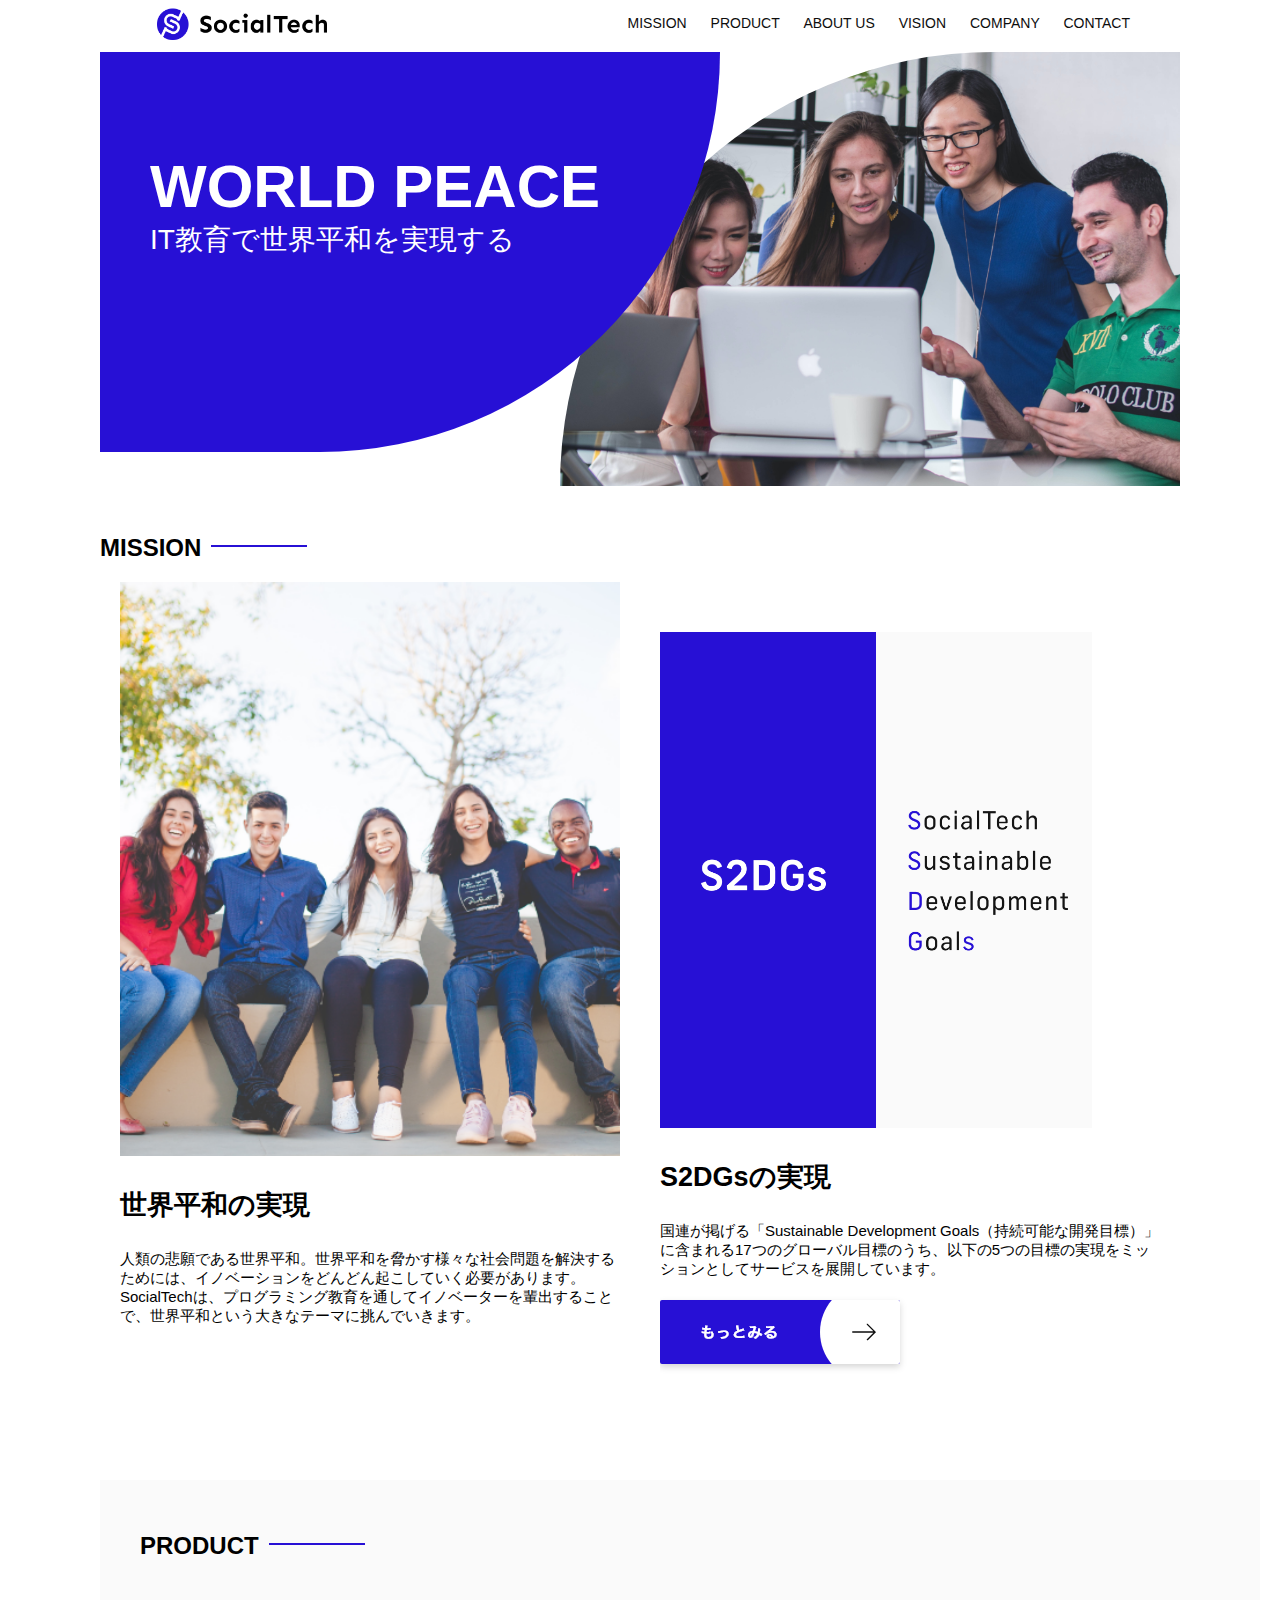
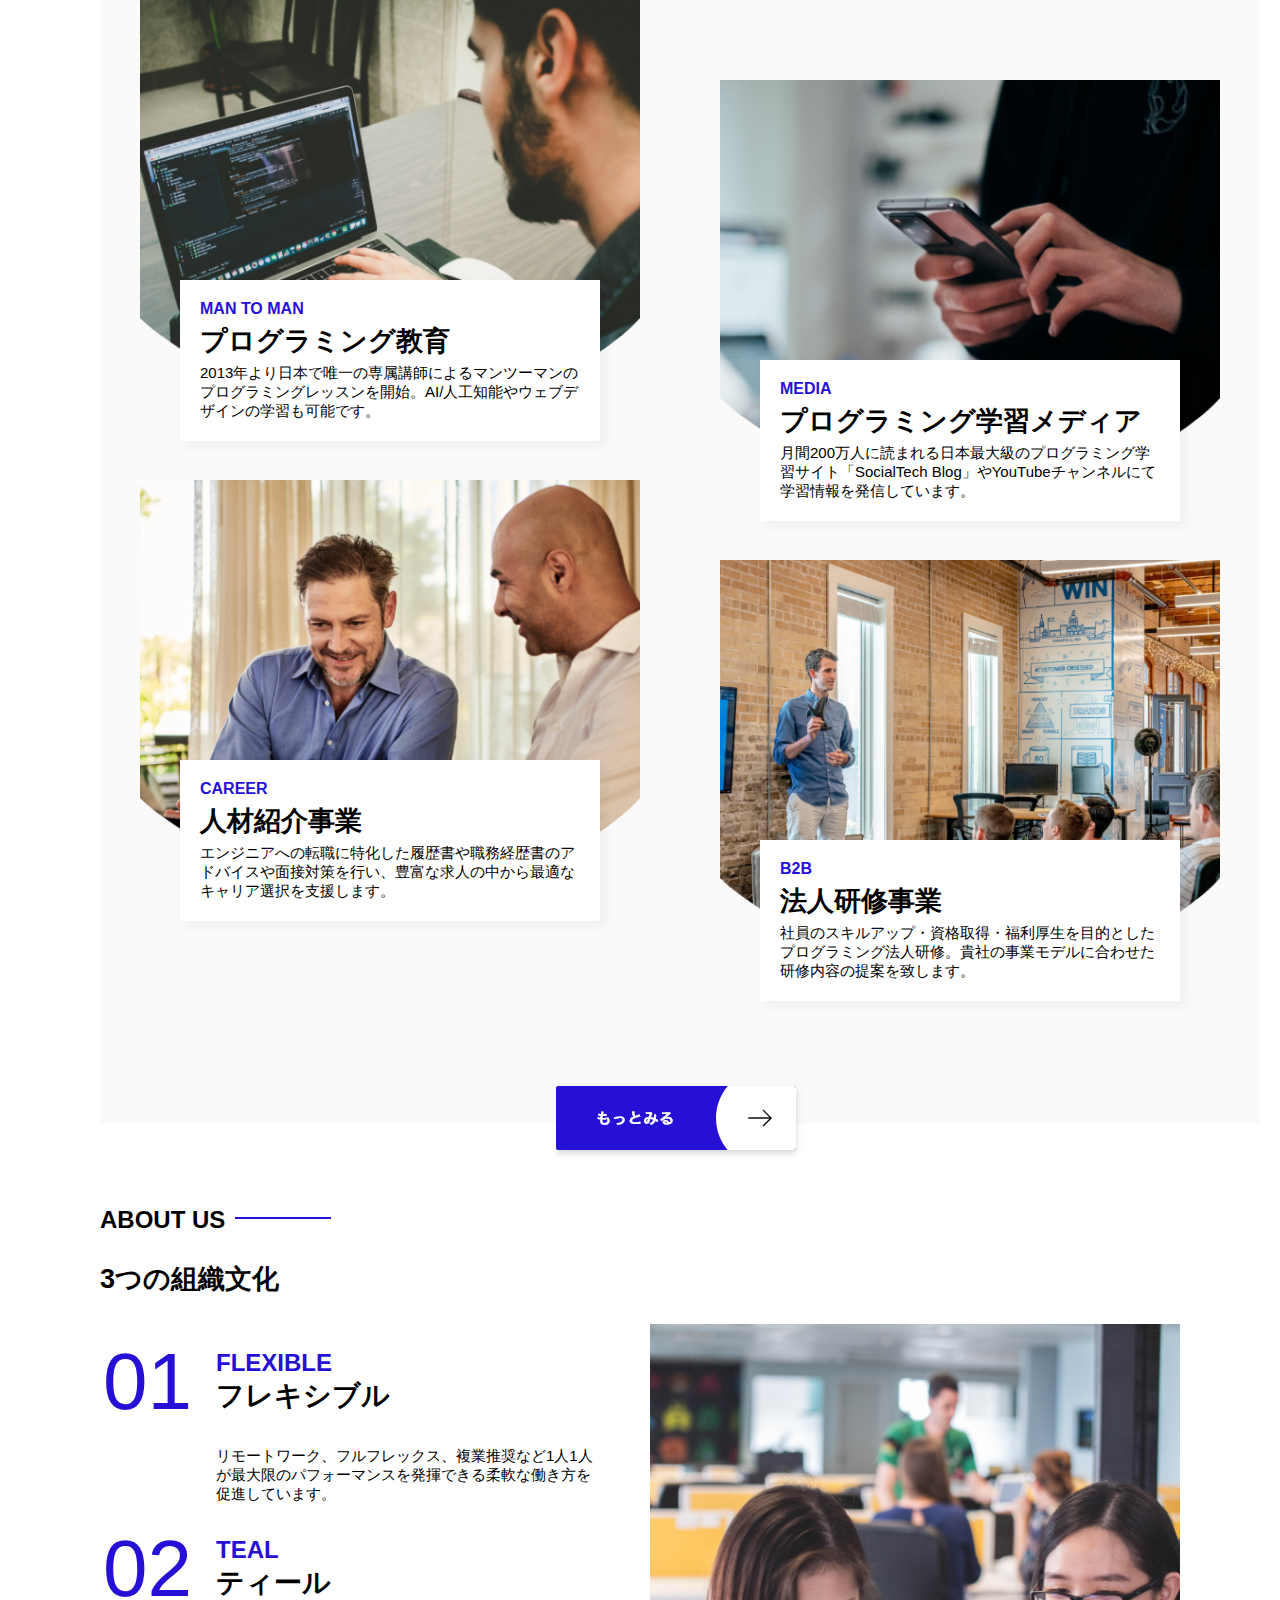
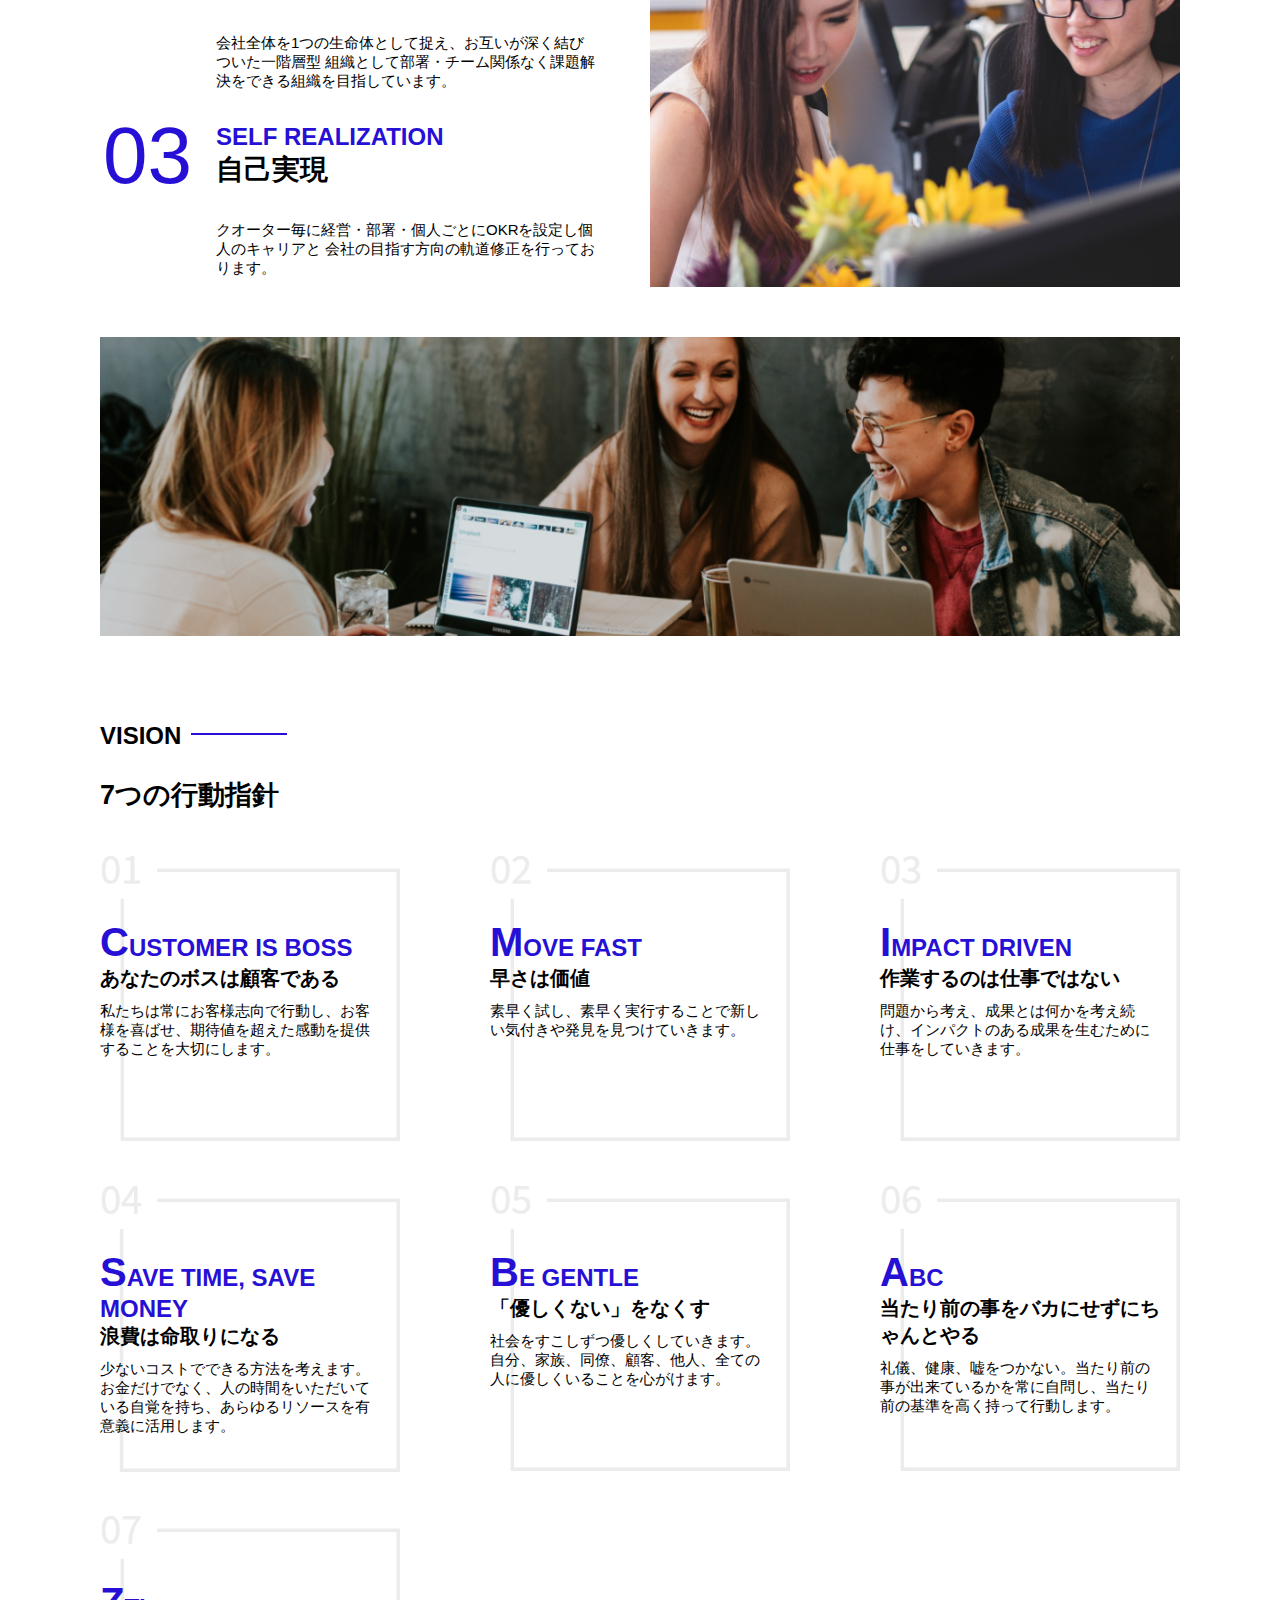
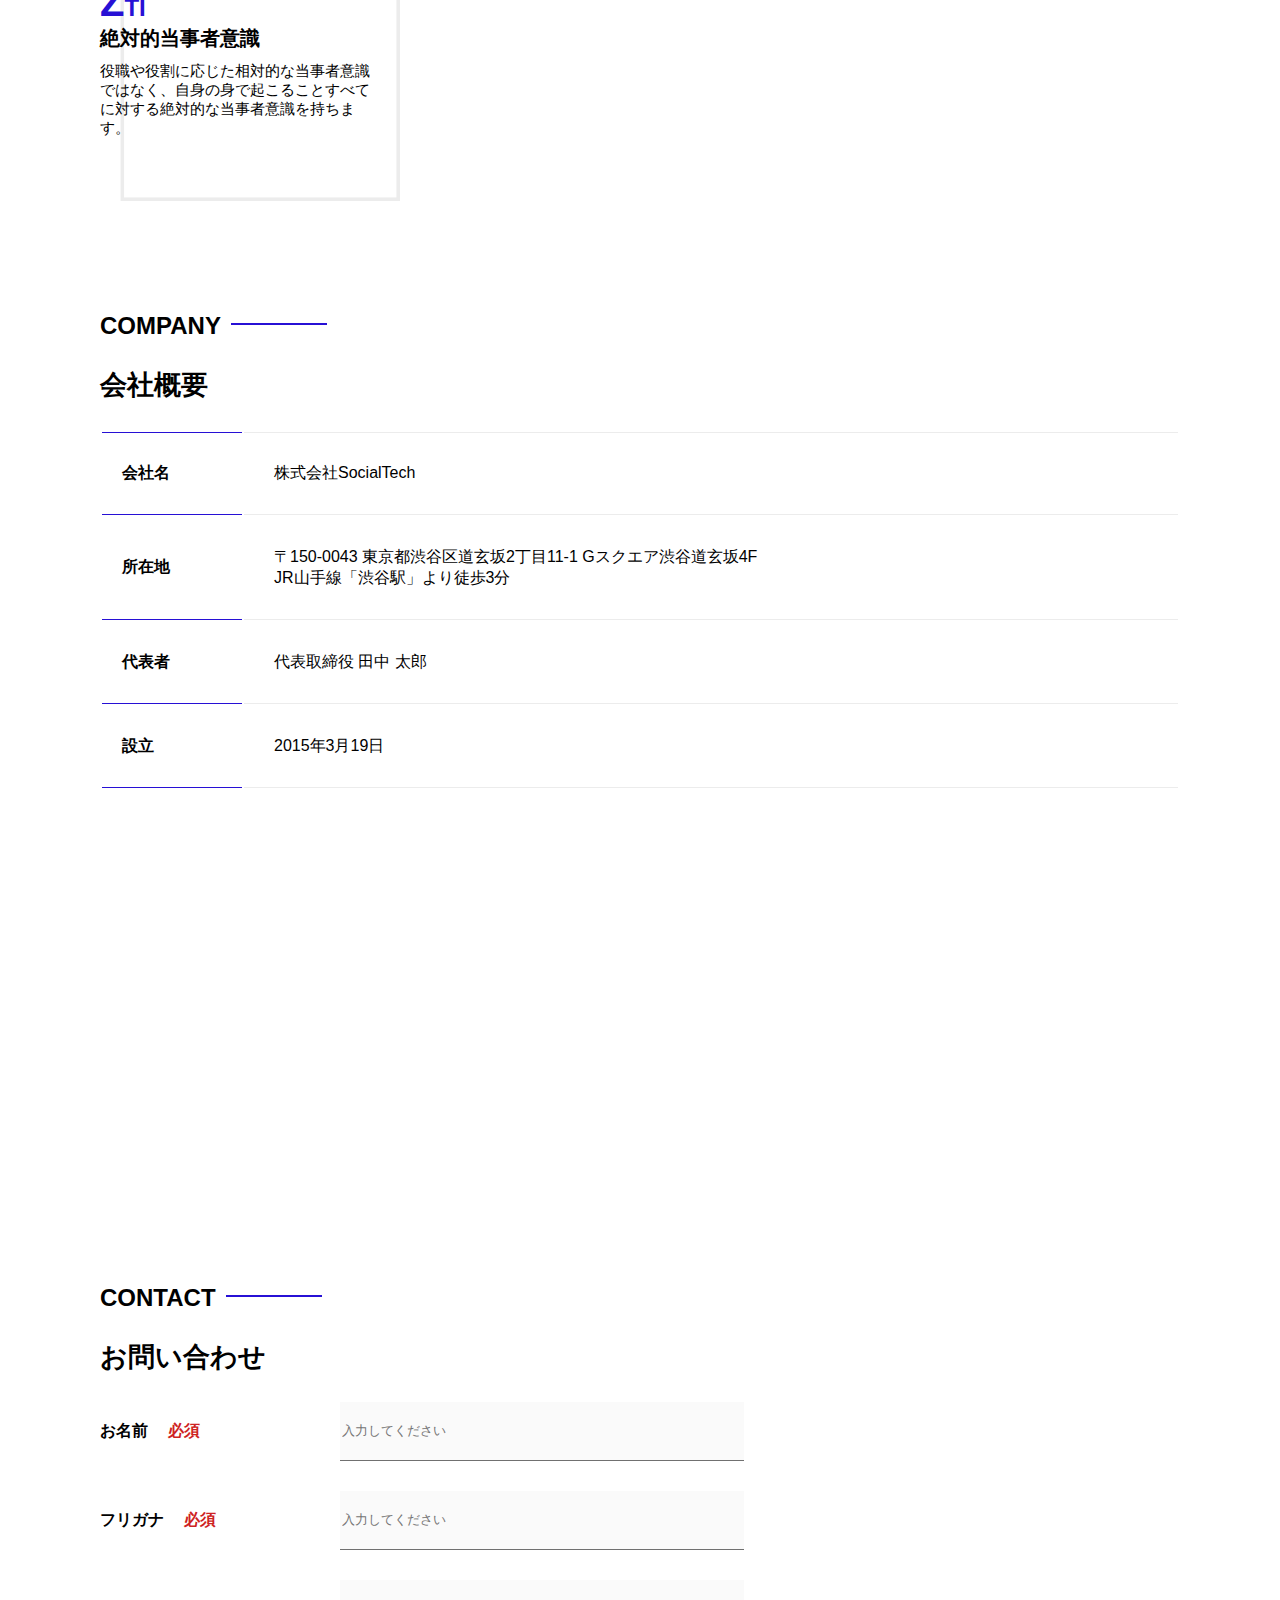
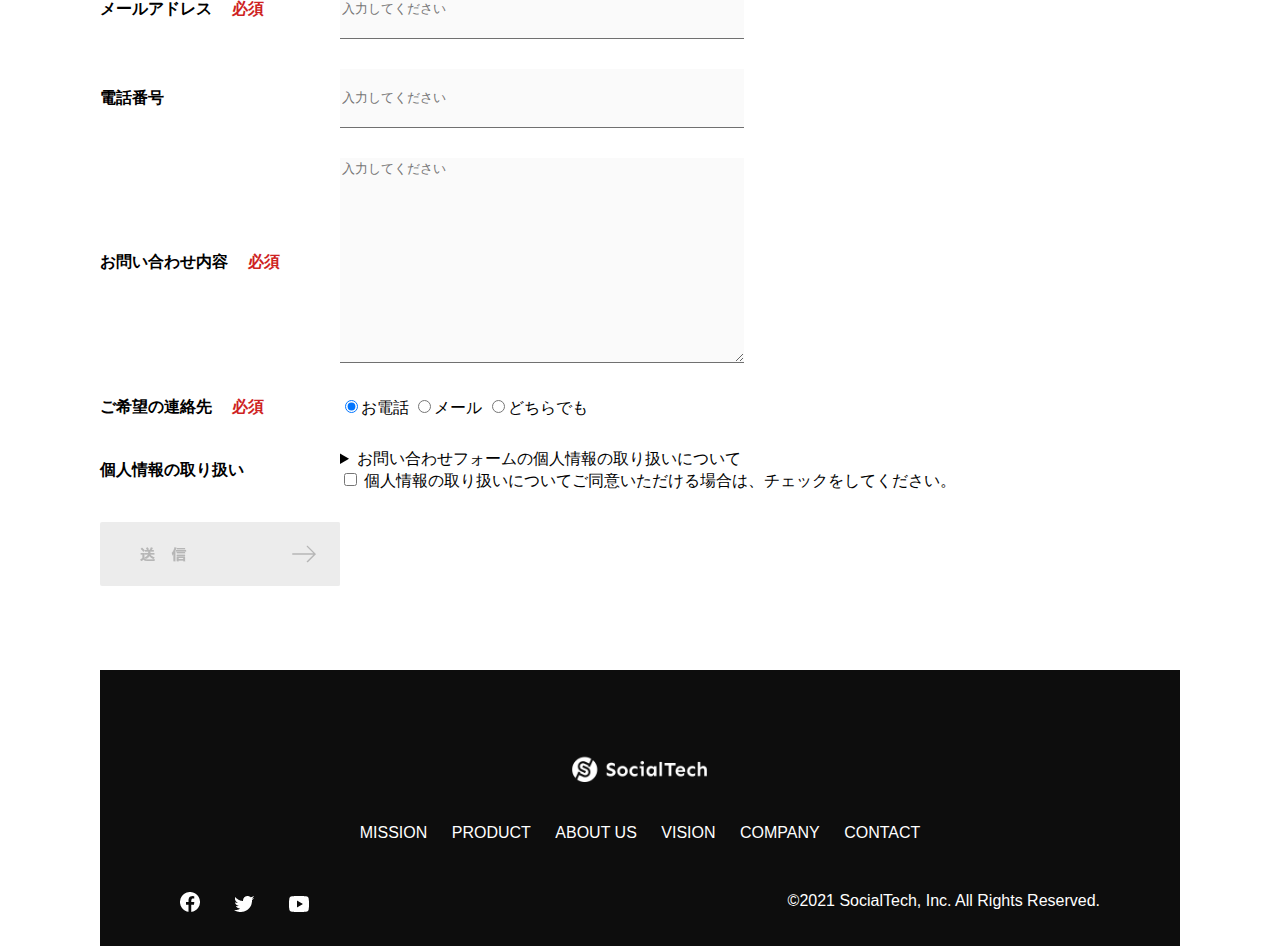
<file: index.html>
<!DOCTYPE html>
<html>
<head>
  <title>SocialTech</title>
  <meta charset="utf-8">
  <meta name="description" content="SocialTechはEdTech業界のリーディングカンパニーを目指します。">
  <meta name="viewport" content="width=device-width, initial-scale=1.0">
   <link rel="stylesheet" href="style.css">
</head>
<body>
 <!-- ヘッダー -->
 <header>
  <!-- ロゴ -->
  <a href="index.html" id="logo"><img src="images/logo.png" alt="トップページに戻る"></a>

   <!-- PC用ナビゲーション -->
   <nav id="nav-pc">
     <a href="mission.html">MISSION</a>
     <a href="product.html">PRODUCT</a>
     <a href="index.html#aboutus">ABOUT US</a>
     <a href="index.html#vision">VISION</a>
     <a href="index.html#company">COMPANY</a>
     <a href="index.html#contact">CONTACT</a>
   </nav>

    <!-- スマホ用メニューボタン -->
    <img id="menu-sp" src="images/button-menu.png" alt="ナビゲーションを開く" onclick="document.getElementById('nav-sp').style.display = 'block'">

    <!-- スマホ用ナビゲーション -->
    <nav id="nav-sp">
      <img id="close" src="images/button-close.png" alt="ナビゲーションを閉じる" onclick="document.getElementById('nav-sp').style.display = 'none'">
      <a id="logo-sp" href="index.html" onclick="document.getElementById('nav-sp').style.display = 'none'"><img
          src="images/logo-sp.png" alt="トップページに戻る"></a>
      <a class="menu" href="mission.html" onclick="document.getElementById('nav-sp').style.display = 'none'">MISSION</a>
      <a class="menu" href="product.html" onclick="document.getElementById('nav-sp').style.display = 'none'">PRODUCT</a>
      <a class="menu" href="index.html#aboutus" onclick="document.getElementById('nav-sp').style.display = 'none'">ABOUT
        US</a>
      <a class="menu" href="index.html#vision"
        onclick="document.getElementById('nav-sp').style.display = 'none'">VISION</a>
      <a class="menu" href="index.html#company"
        onclick="document.getElementById('nav-sp').style.display = 'none'">COMPANY</a>
      <a class="menu" href="index.html#contact"
        onclick="document.getElementById('nav-sp').style.display = 'none'">CONTACT</a>
      <div id="sns">
        <a href="https://www.facebook.com/sejuku2013"><img src="images/button-facebook.png" alt="Facebookのリンク"></a>
        <a href="https://twitter.com/samuraijuku"><img src="images/button-twitter.png" alt="Twitterのリンク"></a>
        <a href="https://www.youtube.com/channel/UCCFOQO5aDK0xXam4cUQXT8g"><img src="images/button-youtube.png" alt="YouTubeのリンク"></a>
      </div>
    </nav>
</header>

<main>
  <article>
    <!-- メインビジュアル -->
    <section id="main-visual">
       <div id="main-message">
           <h1>WORLD PEACE</h1>
           <p>IT教育で世界平和を実現する</p>
       </div>
       <img src="images/index/index-main.png" alt="PCの周りに集まる多国籍の仲間たち">
    </section>
     <!--ミッション-->
     <section id="mission">
      <h2 class="index-h2">MISSION</h2>
      <div id="mission-flex">
        <div>
          <img id="mission-photo" src="images/index/index-mission.png" alt="屋外のベンチで写真を撮影する多国籍の仲間たち">
          <h3>世界平和の実現</h3>
          <p>
            人類の悲願である世界平和。世界平和を脅かす様々な社会問題を解決するためには、イノベーションをどんどん起こしていく必要があります。SocialTechは、プログラミング教育を通してイノベーターを輩出することで、世界平和という大きなテーマに挑んでいきます。
          </p>
        </div>
        <div>
           <img id="s2dgs" src="images/index/s2dgs.png" alt="S2DGs">
           <h3>S2DGsの実現</h3>
           <p>国連が掲げる「Sustainable Development Goals（持続可能な開発目標）」に含まれる17つのグローバル目標のうち、以下の5つの目標の実現をミッションとしてサービスを展開しています。</p>
           <a href="mission.html">
             <img src="images/button-more.png" alt="もっとみる">
           </a>
        </div>
      </div>
    </section>
     <!-- プロダクト -->
     <section id="product">
      <h2 class="index-h2">PRODUCT</h2>
      <div>
        <div id="product-left">
            <div>
              <img class="product-photo" src="images/index/index-mantoman.png" alt="PCでコードを書く男性">
              <div class="product-explain">
                <span>MAN TO MAN</span>
                <h3>プログラミング教育</h3>
                <p>2013年より日本で唯一の専属講師によるマンツーマンのプログラミングレッスンを開始。AI/人工知能やウェブデザインの学習も可能です。</p>
              </div>
            </div>
            <div>
              <img class="product-photo" src="images/index/index-career.png" alt="笑顔で話し合う2人の男性">
              <div class="product-explain">
                <span>CAREER</span>
                <h3>人材紹介事業</h3>
                <p>エンジニアへの転職に特化した履歴書や職務経歴書のアドバイスや面接対策を行い、豊富な求人の中から最適なキャリア選択を支援します。</p>
              </div>
            </div>
        </div>
        <div id="product-right">
          <div>
            <img class="product-photo" src="images/index/index-media.png" alt="スマートフォンを操作する人">
            <div class="product-explain">
              <span>MEDIA</span>
              <h3>プログラミング学習メディア</h3>
              <p>月間200万人に読まれる日本最大級のプログラミング学習サイト「SocialTech Blog」やYouTubeチャンネルにて学習情報を発信しています。</p>
            </div>
          </div>
          <div>
            <img class="product-photo" src="images/index/index-b2b.png" alt="講演中の男性とそれを聴く人々">
            <div class="product-explain">
              <span>B2B</span>
              <h3>法人研修事業</h3>
              <p>社員のスキルアップ・資格取得・福利厚生を目的としたプログラミング法人研修。貴社の事業モデルに合わせた研修内容の提案を致します。</p>
            </div>
          </div>
        </div>
      </div>
      <div>
        <a id="product-more" href="product.html">
          <img src="images/button-more.png" alt="もっとみる">
        </a>
      </div>
        </div>
      </div>
    </section>
    <!---ABOUT US-->
    <section id="aboutus">
      <h2 class="index-h2">ABOUT US</h2>
      <h3>3つの組織文化</h3>
      <div>
         <table class="culture-table">
           <tr>
             <td>
               <span class="culture-num">01</span>
             </td>
             <td>
               <span class="culture-en">FLEXIBLE</span>
               <span class="culture-jp">フレキシブル</span>
             </td>
           </tr>
           <tr>
             <td>
               <!--空のセル-->
             </td>
             <td>
               <p class="culture-description">
                 リモートワーク、フルフレックス、複業推奨など1人1人が最大限のパフォーマンスを発揮できる柔軟な働き方を促進しています。
               </p>
             </td>
           </tr>
           <tr>
             <td>
               <span class="culture-num">02</span>
             </td>
             <td>
               <span class="culture-en">TEAL</span>
               <span class="culture-jp">ティール</span>
             </td>
           </tr>
           <tr>
             <td>
               <!--空のセル-->
             </td>
             <td>
               <p class="culture-description">
                 会社全体を1つの生命体として捉え、お互いが深く結びついた一階層型
                 組織として部署・チーム関係なく課題解決をできる組織を目指しています。
               </p>
             </td>
           </tr>
           <tr>
             <td>
               <span class="culture-num">03</span>
             </td>
             <td>
               <span class="culture-en">SELF REALIZATION</span>
               <span class="culture-jp">自己実現</span>
             </td>
           </tr>
           <tr>
             <td>
               <!--空のセル-->
             </td>
             <td>
               <p class="culture-description">
                 クオーター毎に経営・部署・個人ごとにOKRを設定し個人のキャリアと
                 会社の目指す方向の軌道修正を行っております。
               </p>
             </td>
           </tr>
         </table>
         <img class="culture-img" src="images/index/index-aboutus1.png" alt="笑顔で話し合う2人の女性">
      </div>
      <img class="culture-img2" src="images/index/index-aboutus2.png" alt="笑顔で話し合う3人の男女">
    </section>
    <!-- VISION -->
    <section id="vision">
      <h2 class="index-h2">VISION</h2>
      <h3>7つの行動指針</h3>
      <div>
        <div class="vision-box">
          <img src="images/index/vision-01.png" alt="01">
          <span>
            <h4>CUSTOMER IS BOSS</h4>
            <h5>あなたのボスは顧客である</h5>
            <p>私たちは常にお客様志向で行動し、お客様を喜ばせ、期待値を超えた感動を提供することを大切にします。</p>
          </span>
        </div>
         <div class="vision-box">
           <img src="images/index/vision-02.png" alt="02">
           <span>
             <h4>MOVE FAST</h4>
             <h5>早さは価値</h5>
             <p>素早く試し、素早く実行することで新しい気付きや発見を見つけていきます。</p>
           </span>
         </div>
         <div class="vision-box">
           <img src="images/index/vision-03.png" alt="03">
           <span>
             <h4>IMPACT DRIVEN</h4>
             <h5>作業するのは仕事ではない</h5>
             <p>問題から考え、成果とは何かを考え続け、インパクトのある成果を生むために仕事をしていきます。</p>
           </span>
         </div>
         <div class="vision-box">
           <img src="images/index//vision-04.png" alt="04">
           <span>
             <h4>SAVE TIME, SAVE MONEY</h4>
             <h5>浪費は命取りになる</h5>
             <p>少ないコストでできる方法を考えます。お金だけでなく、人の時間をいただいている自覚を持ち、あらゆるリソースを有意義に活用します。</p>
           </span>
         </div>
         <div class="vision-box">
           <img src="images/index/vision-05.png" alt="05">
           <span>
             <h4>BE GENTLE</h4>
             <h5>「優しくない」をなくす</h5>
             <p>社会をすこしずつ優しくしていきます。自分、家族、同僚、顧客、他人、全ての人に優しくいることを心がけます。</p>
           </span>
         </div>
         <div class="vision-box">
           <img src="images/index/vision-06.png" alt="06">
           <span>
             <h4>ABC</h4>
             <h5>当たり前の事をバカにせずにちゃんとやる</h5>
             <p>礼儀、健康、嘘をつかない。当たり前の事が出来ているかを常に自問し、当たり前の基準を高く持って行動します。</p>
           </span>
         </div>
         <div class="vision-box">
           <img src="images/index/vision-07.png" alt="07">
           <span>
             <h4>ZTI</h4>
             <h5>絶対的当事者意識</h5>
             <p>役職や役割に応じた相対的な当事者意識ではなく、自身の身で起こることすべてに対する絶対的な当事者意識を持ちます。</p>
           </span>
         </div>
      </div>
    </section>
    <!-- COMPANY -->
    <section id="company">
      <h2 class="index-h2">COMPANY</h2>
      <h3>会社概要</h3>
       <table id="company-table">
         <tr>
           <th class="tableheader-first">会社名</th>
           <td class="cell-first">株式会社SocialTech</td>
         </tr>
         <tr>
           <th class="tableheader">所在地</th>
           <td class="cell">〒150-0043 東京都渋谷区道玄坂2丁目11-1 Gスクエア渋谷道玄坂4F<br>JR山手線「渋谷駅」より徒歩3分</td>
         </tr>
         <tr>
           <th class="tableheader">代表者</th>
           <td class="cell">代表取締役 田中 太郎</td>
         </tr>
         <tr>
           <th class="tableheader">設立</th>
           <td class="cell">2015年3月19日</td>
         </tr>
       </table>
       <iframe
       src="https://www.google.com/maps/embed?pb=!1m18!1m12!1m3!1d3241.7759544892483!2d139.69399665123464!3d35.65789123876098!2m3!1f0!2f0!3f0!3m2!1i1024!2i768!4f13.1!3m3!1m2!1s0x60188caa0042e8d1%3A0xba130bea826a7aa2!2z44CSMTUwLTAwNDMg5p2x5Lqs6YO95riL6LC35Yy66YGT546E5Z2C77yS5LiB55uu77yR77yR4oiS77yR!5e0!3m2!1sja!2sjp!4v1636872991912!5m2!1sja!2sjp"
       style="border:0;" allowfullscreen="" loading="lazy">
     </iframe>
    </section>
    <!-- お問い合わせフォーム -->
    <section id="contact">
      <h2 class="index-h2">CONTACT</h2>
      <h3>お問い合わせ</h3>
      <form action="https://api.staticforms.xyz/submit" method="post">
        <input type="text" name="honeypot" style="display:none">
        <!-- STATIC FORMSのアクセスキー -->
        <input type="hidden" name="accessKey" value="xxxxxxxx-xxxx-xxxx-xxxx-xxxxxxxxxxxx">
        <!--メールのタイトル-->
        <input type="hidden" name="subject" value="お問い合わせフォーム" />
        <!--送信先のメールアドレスをvalueに設定する-->
        <input type="hidden" name="replyTo" value="〇〇〇@△△△.com">
        <!--redirectToのURLは公開後のURLへリンクする-->
        <input type="hidden" name="redirectTo" value="">
         <div>
           <div class="contact-heading">
             <label class="contact-label">お名前<span class="contact-span">必須</span></label>
           </div>
           <div class="contact-form">
             <input type="text" name="name" placeholder="入力してください" class="contact-textbox">
           </div>
         </div>
         <div>
           <div class="contact-heading">
             <label class="contact-label">フリガナ<span class="contact-span">必須</span></label>
           </div>
           <div>
             <input type="text" name="hurigana" placeholder="入力してください" class="contact-textbox">
           </div>
         </div>
         <div>
           <div class="contact-heading">
             <label class="contact-label">メールアドレス<span class="contact-span">必須</span></label>
           </div>
           <div>
             <input type="text" name="email" placeholder="入力してください" class="contact-textbox">
           </div>
         </div>
         <div>
           <div class="contact-heading">
             <label class="contact-label">電話番号</label>
           </div>
           <div>
             <input type="text" name="tel" placeholder="入力してください" class="contact-textbox">
           </div>
         </div>
         <div>
          <div class="contact-heading">
            <label class="contact-label">お問い合わせ内容<span class="contact-span">必須</span></label>
          </div>
          <div>
            <textarea class="contact-textarea" placeholder="入力してください" name="message"></textarea>
          </div>
        </div>
        <div>
          <div class="contact-heading">
            <label class="contact-label">ご希望の連絡先<span class="contact-span">必須</span></label>
          </div>
          <div>
            <input class="radiobutton" type="radio" value="tel" name="contact" checked><label>お電話</label>
            <input class="radiobutton" type="radio" value="mail" name="contact"><label>メール</label>
            <input class="radiobutton" type="radio" value="both" name="contact"><label>どちらでも</label>
          </div>
        </div>
        <div>
          <div class="contact-heading">
            <label class="contact-label">個人情報の取り扱い</label>
          </div>
          <div>
            <details>
              <summary>お問い合わせフォームの個人情報の取り扱いについて</summary>
              <div>
                <span>１．組織の名称又は氏名</span><br>
                株式会社SocialTech<br><br>
                <span>２．個人情報保護管理者（若しくはその代理人）の氏名又は職名、所属及び連絡先
                  鈴木 一郎 コーポレート部</span><br>
                メールアドレス：support@socialtech.net<br>
                TEL：03-xxxx-xxxx<br>
                <span>３．個人情報の利用目的</span><br>
                ・本サービス及び本サービスに関連する情報の提供又はそれらに関する連絡のため<br>
                ・ユーザーの本人確認のため<br>
                ・当社サービスのご案内のため<br>
                ・当社の商品等の広告または宣伝（電子メールによるものを含むものとします。）<br><br>
                <span>４．個人情報の取り扱い業務の委託</span><br>
                個人情報の取扱業務の全部または一部を外部に業務委託する場合があります。<br>
                その際、弊社は、個人情報を適切に保護できる管理体制を敷き実行していることを条件として<br>
                委託先を厳選したうえで、機密保持契約を委託先と締結し、お客様の個人情報を厳密に管理させます。<br><br>
                <span>５．個人情報の開示等の請求</span><br>
                お客様は、弊社に対してご自身の個人情報の開示等（利用目的の通知、開示、内容の訂正・追加・削除、利用の停止または消去、第三者への提供の停止）に関して、当社問合わせ窓口に申し出ることができます。<br>
                その際、弊社はお客様ご本人を確認させていただいたうえで、合理的な期間内に対応いたします。<br><br>
                なお、個人情報に関する弊社問合わせ先は、次の通りです。<br><br>
                株式会社SocialTech　個人情報問合せ窓口<br>
                〒150-0043　東京都渋谷区道玄坂2丁目11-1 Ｇスクエア渋谷道玄坂 4F<br>
                メールアドレス：support@socialtech.net　TEL：03-xxxx-xxxx<br><br>
                <span>６．個人情報を提供されることの任意性について</span><br><br>
                お客様がご自身の個人情報を弊社に提供されるか否かは、お客様のご判断によりますが、もしご提供されない場合には、適切なサービスが提供できない場合がありますので予めご了承ください。
              </div>
            </details>
            <input type="checkbox" name="agree">
            <span>個人情報の取り扱いについてご同意いただける場合は、チェックをしてください。</span>
          </div>
        </div>
        <input type="image" value="Submit" src="images/button-submit.png" alt="送信する">
      </form>
    </section>
  </article>
  <footer>
    <div id="footer-logo">
      <img src="images/logo-sp.png" alt="SocialTech">
    </div>
     <div id="footer-link">
       <a href="mission.html">MISSION</a>
       <a href="product.html">PRODUCT</a>
       <a href="index.html#aboutus">ABOUT US</a>
       <a href="index.html#vision">VISION</a>
       <a href="index.html#company">COMPANY</a>
       <a href="index.html#contact">CONTACT</a>
     </div>
     <div id="sns-footer">
      <a href="https://www.facebook.com/sejuku2013"><img src="images/button-facebook.png" alt="Facebookのリンク"></a>
      <a href="https://twitter.com/samuraijuku"><img src="images/button-twitter.png" alt="Twitterのリンク"></a>
      <a href="https://www.youtube.com/channel/UCCFOQO5aDK0xXam4cUQXT8g"><img src="images/button-youtube.png" alt="YouTubeのリンク"></a>
      <span id="copyright">&copy;2021 SocialTech, Inc. All Rights Reserved. </span>
    </div>
  </footer>
</main>
<body>
</html>
</file>
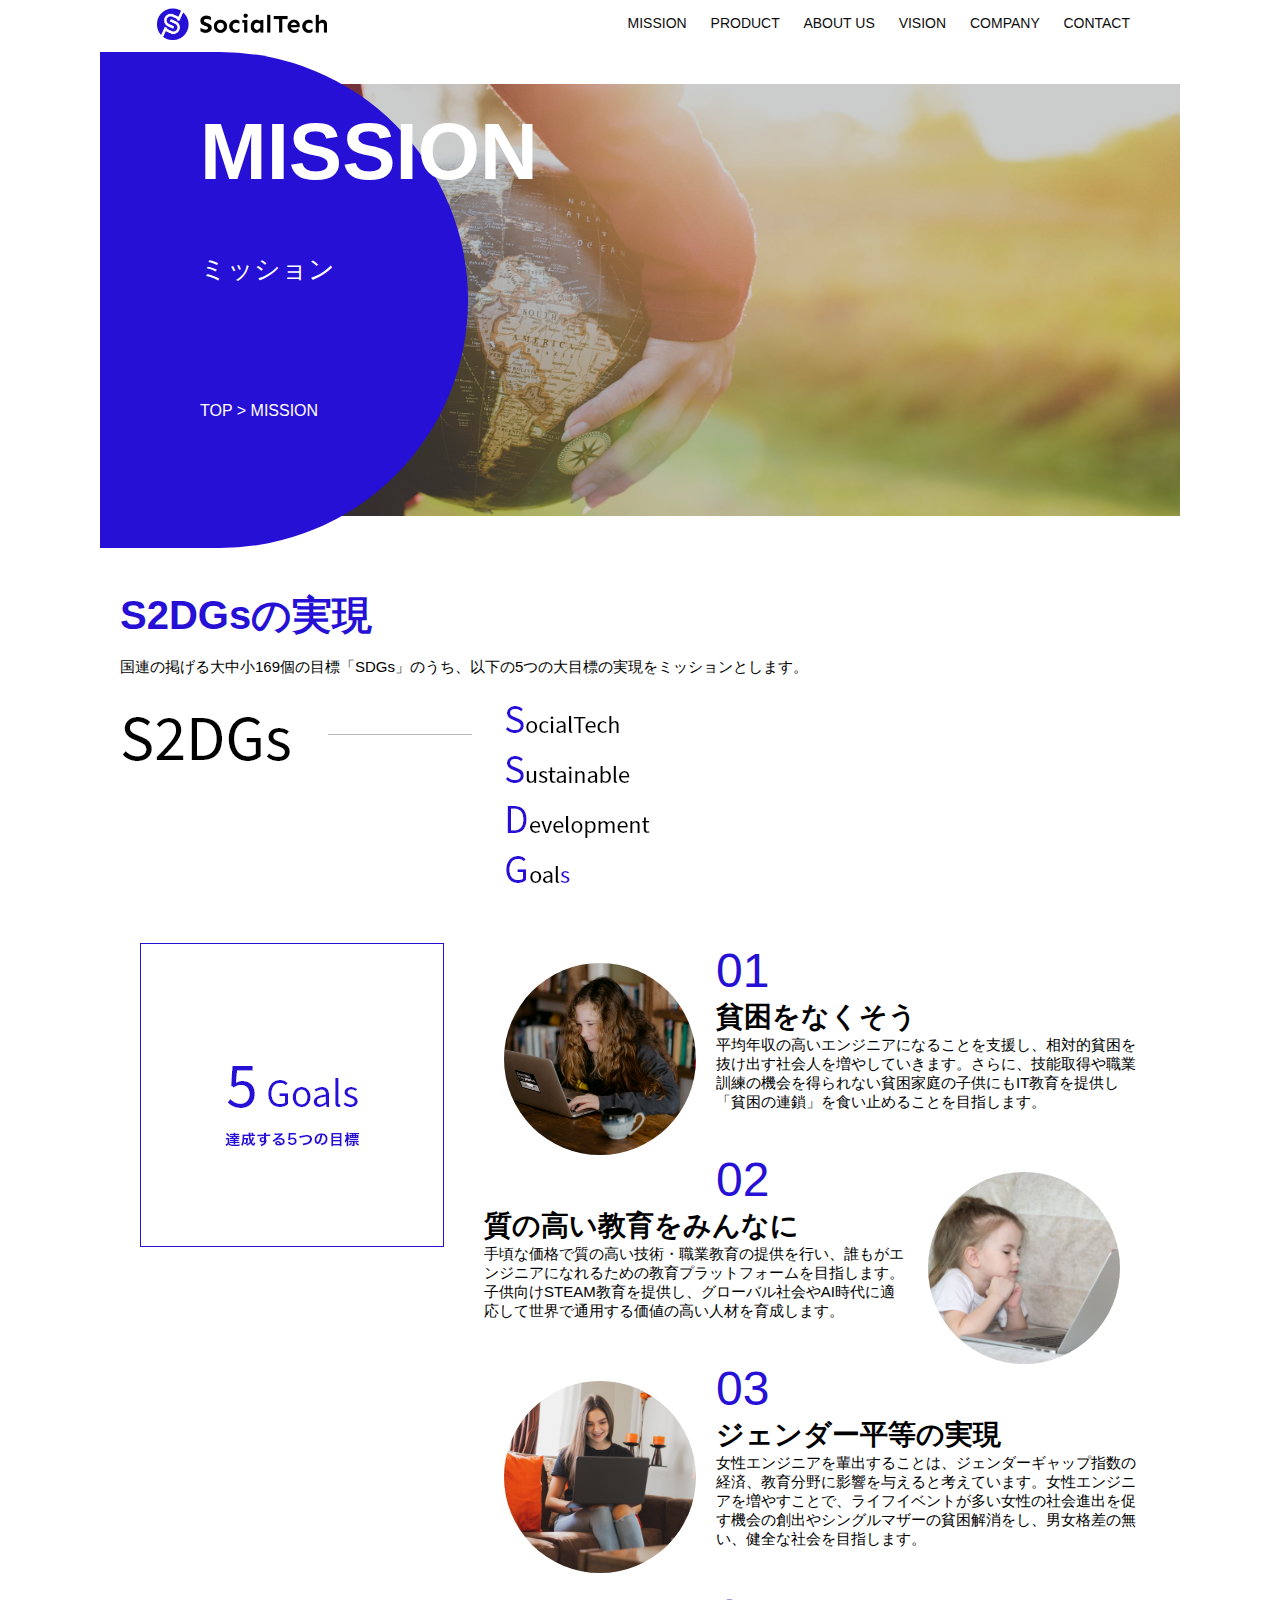
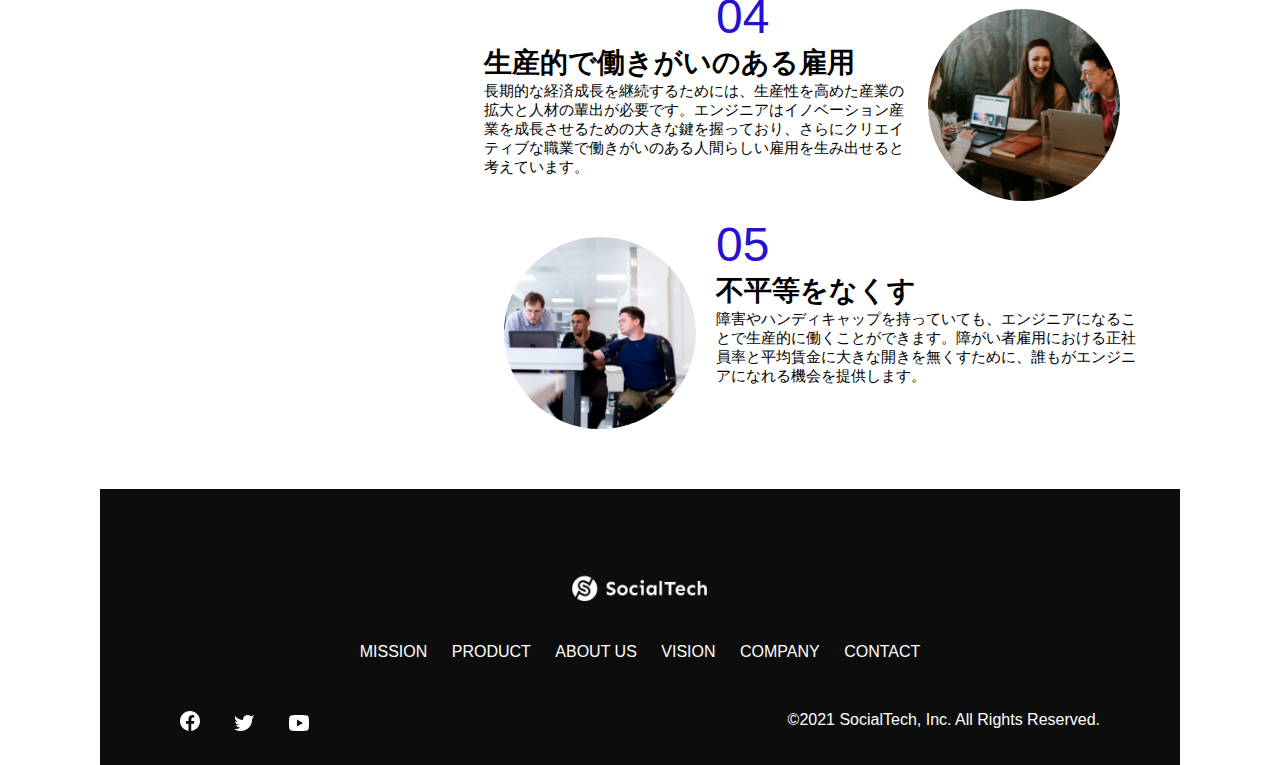
<file: mission.html>
<!DOCTYPE html>
  <html>
  <head>
    <title>SocialTech - MISSION ミッション -</title>
    <meta charset="utf-8">
    <meta name="description" content="SocialTechが目指す5つの目標（S2DGs）を紹介します">
    <meta name="viewport" content="width=device-width, initial-scale=1.0">
    <link rel="stylesheet" href="style.css">
  </head>
 
  <body>
    <!-- ヘッダー -->
    <header>
      <!-- ロゴ -->
      <a href="index.html" id="logo"><img src="images/logo.png" alt="トップページに戻る"></a>
  
      <!-- PC用ナビゲーション -->
      <nav id="nav-pc">
        <a href="mission.html">MISSION</a>
        <a href="product.html">PRODUCT</a>
        <a href="index.html#aboutus">ABOUT US</a>
        <a href="index.html#vision">VISION</a>
        <a href="index.html#company">COMPANY</a>
        <a href="index.html#contact">CONTACT</a>
      </nav>
  
      <!-- スマホ用メニューボタン -->
      <img id="menu-sp" src="images/button-menu.png" alt="ナビゲーションを開く" onclick="document.getElementById('nav-sp').style.display = 'block'">
  
      <!-- スマホ用ナビゲーション -->
      <nav id="nav-sp">
        <img id="close" src="images/button-close.png" alt="ナビゲーションを閉じる" onclick="document.getElementById('nav-sp').style.display = 'none'">
        <a id="logo-sp" href="index.html" onclick="document.getElementById('nav-sp').style.display = 'none'"><img
            src="images/logo-sp.png" alt="トップページに戻る"></a>
        <a class="menu" href="mission.html" onclick="document.getElementById('nav-sp').style.display = 'none'">MISSION</a>
        <a class="menu" href="product.html" onclick="document.getElementById('nav-sp').style.display = 'none'">PRODUCT</a>
        <a class="menu" href="index.html#aboutus" onclick="document.getElementById('nav-sp').style.display = 'none'">ABOUT
          US</a>
        <a class="menu" href="index.html#vision"
          onclick="document.getElementById('nav-sp').style.display = 'none'">VISION</a>
        <a class="menu" href="index.html#company"
          onclick="document.getElementById('nav-sp').style.display = 'none'">COMPANY</a>
        <a class="menu" href="index.html#contact"
          onclick="document.getElementById('nav-sp').style.display = 'none'">CONTACT</a>
        <div id="sns">
          <a href="https://www.facebook.com/sejuku2013"><img src="images/button-facebook.png" alt="Facebookのリンク"></a>
          <a href="https://twitter.com/samuraijuku"><img src="images/button-twitter.png" alt="Twitterのリンク"></a>
          <a href="https://www.youtube.com/channel/UCCFOQO5aDK0xXam4cUQXT8g"><img src="images/button-youtube.png" alt="YouTubeのリンク"></a>
        </div>
      </nav>
    </header>
    <main>
      <article>
        <section id="mission-main">
          <div id="mission-title">
            <h1>MISSION</h1>
            <span>ミッション</span>
            <div>TOP > MISSION</div>
          </div>
        </section>
        <section id="mission-s2dgs">
          <h2 class="mission-h2">S2DGsの実現</h2>
          <p>国連の掲げる大中小169個の目標「SDGs」のうち、以下の5つの大目標の実現をミッションとします。</p>
          <img src="images/mission/mission-s2dgs.png" alt="S2DGs">
        </section>
        <section id="mission-5goals">
          <div>
            <img id="s2dgs-image" src="images/mission/mission-5goals.png" alt="5Goals">
          </div>
          <div>
            <div>
              <img class="fivegoals-image-left" src="images/mission/mission-5goals01.png" alt="PCを操作する女の子">
              <span class="fivegoals-number">01</span>
              <h3 class="fivegoals-h3">貧困をなくそう</h3>
              <p class="fivegoals-p">
                平均年収の高いエンジニアになることを支援し、相対的貧困を抜け出す社会人を増やしていきます。さらに、技能取得や職業訓練の機会を得られない貧困家庭の子供にもIT教育を提供し「貧困の連鎖」を食い止めることを目指します。
              </p>
            </div>
    
            <div>
              <img class="fivegoals-image-right" src="images/mission/mission-5goals02.png" alt="PCを見つめる小さい女の子">
              <span class="fivegoals-number">02</span>
              <h3 class="fivegoals-h3">質の高い教育をみんなに</h3>
              <p class="fivegoals-p">
                手頃な価格で質の高い技術・職業教育の提供を行い、誰もがエンジニアになれるための教育プラットフォームを目指します。子供向けSTEAM教育を提供し、グローバル社会やAI時代に適応して世界で通用する価値の高い人材を育成します。
              </p>
            </div>
    
            <div>
              <img class="fivegoals-image-left" src="images/mission/mission-5goals03.png" alt="PCを操作する女性">
              <span class="fivegoals-number">03</span>
              <h3 class="fivegoals-h3">ジェンダー平等の実現</h3>
              <p class="fivegoals-p">
                女性エンジニアを輩出することは、ジェンダーギャップ指数の経済、教育分野に影響を与えると考えています。女性エンジニアを増やすことで、ライフイベントが多い女性の社会進出を促す機会の創出やシングルマザーの貧困解消をし、男女格差の無い、健全な社会を目指します。
              </p>
            </div>
    
            <div>
              <img class="fivegoals-image-right" src="images/mission/mission-5goals04.png" alt="笑顔で話し合う3人の男女">
              <span class="fivegoals-number">04</span>
              <h3 class="fivegoals-h3">生産的で働きがいのある雇用</h3>
              <p class="fivegoals-p">
                長期的な経済成長を継続するためには、生産性を高めた産業の拡大と人材の輩出が必要です。エンジニアはイノベーション産業を成長させるための大きな鍵を握っており、さらにクリエイティブな職業で働きがいのある人間らしい雇用を生み出せると考えています。
              </p>
            </div>
    
            <div>
              <img class="fivegoals-image-left" src="images/mission/mission-5goals05.png" alt="障害を持つ男性が生き生きと働く様子">
              <span class="fivegoals-number">05</span>
              <h3 class="fivegoals-h3">不平等をなくす</h3>
              <p class="fivegoals-p">
                障害やハンディキャップを持っていても、エンジニアになることで生産的に働くことができます。障がい者雇用における正社員率と平均賃金に大きな開きを無くすために、誰もがエンジニアになれる機会を提供します。
              </p>
            </div>
          </div>
        </section>
      </article>
      <footer>
        <div id="footer-logo">
          <img src="images/logo-sp.png" alt="SocialTech">
        </div>
        <div id="footer-link">
          <a href="mission.html">MISSION</a>
          <a href="product.html">PRODUCT</a>
          <a href="index.html#aboutus">ABOUT US</a>
          <a href="index.html#vision">VISION</a>
          <a href="index.html#company">COMPANY</a>
          <a href="index.html#contact">CONTACT</a>
        </div>
        <div id="sns-footer">
          <a href="https://www.facebook.com/sejuku2013"><img src="images/button-facebook.png" alt="Facebookのリンク"></a>
          <a href="https://twitter.com/samuraijuku"><img src="images/button-twitter.png" alt="Twitterのリンク"></a>
          <a href="https://www.youtube.com/channel/UCCFOQO5aDK0xXam4cUQXT8g"><img src="images/button-youtube.png" alt="YouTubeのリンク"></a>
          <span id="copyright">&copy;2021 SocialTech, Inc. All Rights Reserved. </span>
        </div>
      </footer>
    </main>
  </body>
 
  </html>
</file>
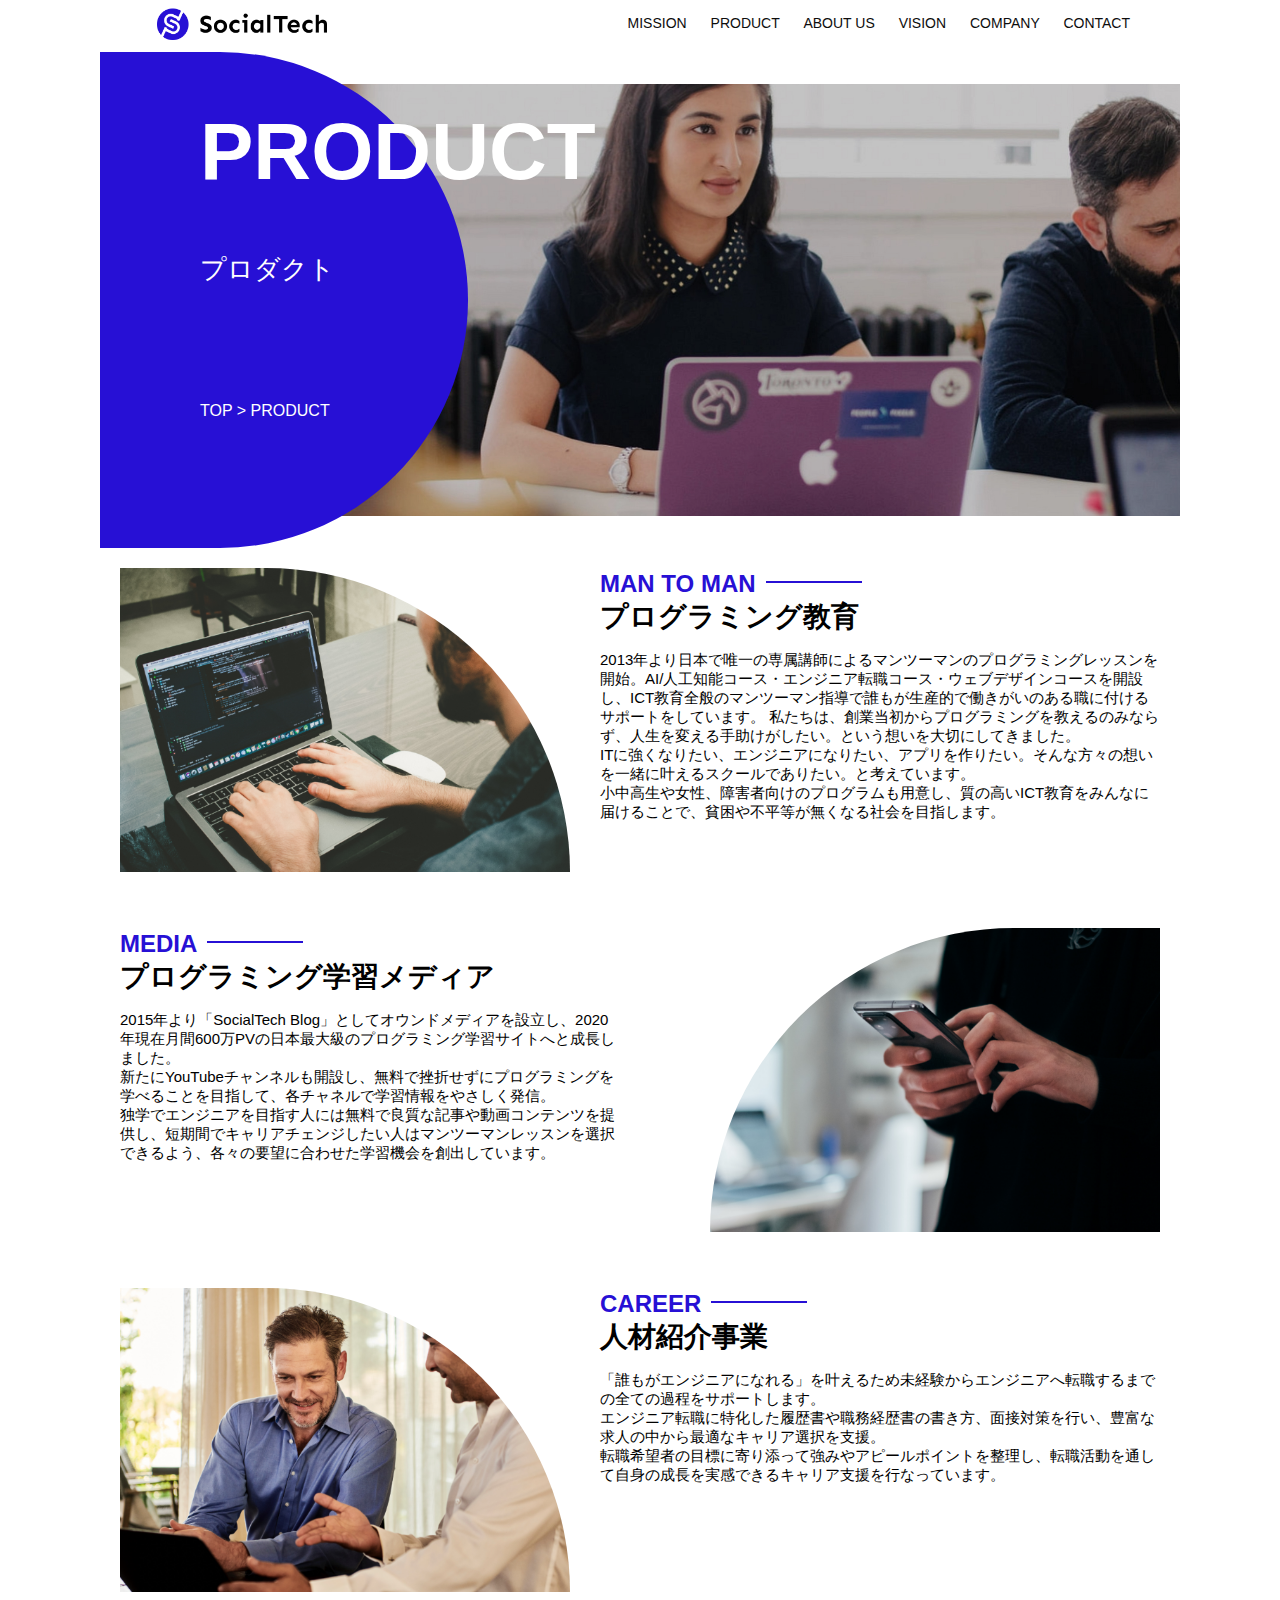
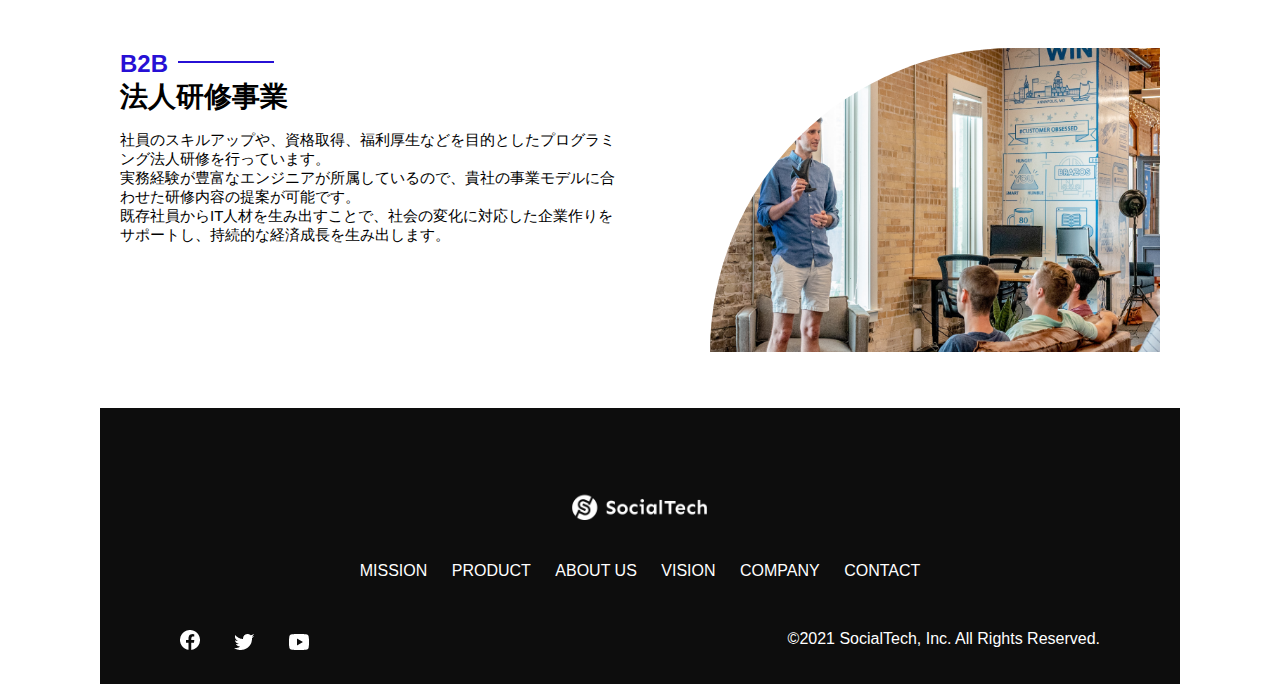
<file: product.html>
<!DOCTYPE html>
  <html>
  <head>
    <title>SocialTech -PRODUCT プロダクト-</title>
    <meta charset="utf-8">
    <meta name="description" content="SocialTechの4つのプロダクトを紹介します">
    <meta name="viewport" content="width=device-width, initial-scale=1.0">
    <link rel="stylesheet" href="style.css">
  </head>
  
  <body>
    <!-- ヘッダー -->
    <header>
      <!-- ロゴ -->
      <a href="index.html" id="logo"><img src="images/logo.png" alt="トップページに戻る"></a>
  
      <!-- PC用ナビゲーション -->
      <nav id="nav-pc">
        <a href="mission.html">MISSION</a>
        <a href="product.html">PRODUCT</a>
        <a href="index.html#aboutus">ABOUT US</a>
        <a href="index.html#vision">VISION</a>
        <a href="index.html#company">COMPANY</a>
        <a href="index.html#contact">CONTACT</a>
      </nav>
  
      <!-- スマホ用メニューボタン -->
      <img id="menu-sp" src="images/button-menu.png" alt="ナビゲーションを開く" onclick="document.getElementById('nav-sp').style.display = 'block'">
  
      <!-- スマホ用ナビゲーション -->
      <nav id="nav-sp">
        <img id="close" src="images/button-close.png" alt="ナビゲーションを閉じる" onclick="document.getElementById('nav-sp').style.display = 'none'">
        <a id="logo-sp" href="index.html" onclick="document.getElementById('nav-sp').style.display = 'none'"><img
            src="images/logo-sp.png" alt="トップページに戻る"></a>
        <a class="menu" href="mission.html" onclick="document.getElementById('nav-sp').style.display = 'none'">MISSION</a>
        <a class="menu" href="product.html" onclick="document.getElementById('nav-sp').style.display = 'none'">PRODUCT</a>
        <a class="menu" href="index.html#aboutus" onclick="document.getElementById('nav-sp').style.display = 'none'">ABOUT
          US</a>
        <a class="menu" href="index.html#vision"
          onclick="document.getElementById('nav-sp').style.display = 'none'">VISION</a>
        <a class="menu" href="index.html#company"
          onclick="document.getElementById('nav-sp').style.display = 'none'">COMPANY</a>
        <a class="menu" href="index.html#contact"
          onclick="document.getElementById('nav-sp').style.display = 'none'">CONTACT</a>
        <div id="sns">
          <a href="https://www.facebook.com/sejuku2013"><img src="images/button-facebook.png" alt="Facebookのリンク"></a>
          <a href="https://twitter.com/samuraijuku"><img src="images/button-twitter.png" alt="Twitterのリンク"></a>
          <a href="https://www.youtube.com/channel/UCCFOQO5aDK0xXam4cUQXT8g"><img src="images/button-youtube.png" alt="YouTubeのリンク"></a>
        </div>
      </nav>
    </header>
    <main>
      <article>
        <section id="product-main">
          <div id="product-title">
            <h1>PRODUCT</h1>
            <span>プロダクト</span>
            <div>TOP > PRODUCT</div>
          </div>
        </section>
        <section class="product-section1">
          <img src="images/product/product-mantoman.png" alt="PCでコードを書く男性">
          <div>
            <h2 class="product-h2">MAN TO MAN</h2>
            <h3 class="product-h3">プログラミング教育</h3>
            <p>
              2013年より日本で唯一の専属講師によるマンツーマンのプログラミングレッスンを開始。AI/人工知能コース・エンジニア転職コース・ウェブデザインコースを開設し、ICT教育全般のマンツーマン指導で誰もが生産的で働きがいのある職に付けるサポートをしています。
              私たちは、創業当初からプログラミングを教えるのみならず、人生を変える手助けがしたい。という想いを大切にしてきました。<br>ITに強くなりたい、エンジニアになりたい、アプリを作りたい。そんな方々の想いを一緒に叶えるスクールでありたい。と考えています。<br>小中高生や女性、障害者向けのプログラムも用意し、質の高いICT教育をみんなに届けることで、貧困や不平等が無くなる社会を目指します。
            </p>
          </div>
        </section>
        <section class="product-section2">
          <div>
            <h2 class="product-h2">MEDIA</h2>
            <h3 class="product-h3">プログラミング学習メディア</h3>
            <p>2015年より「SocialTech
              Blog」としてオウンドメディアを設立し、2020年現在月間600万PVの日本最大級のプログラミング学習サイトへと成長しました。<br>新たにYouTubeチャンネルも開設し、無料で挫折せずにプログラミングを学べることを目指して、各チャネルで学習情報をやさしく発信。<br>独学でエンジニアを目指す人には無料で良質な記事や動画コンテンツを提供し、短期間でキャリアチェンジしたい人はマンツーマンレッスンを選択できるよう、各々の要望に合わせた学習機会を創出しています。
            </p>
          </div>
          <img src="images/product/product-media.png" alt="スマートフォンを操作する人">
        </section>
        <section class="product-section1">
          <img src="images/product/product-career.png" alt="笑顔で話し合う2人の男性">
          <div>
            <h2 class="product-h2">CAREER</h2>
            <h3 class="product-h3">人材紹介事業</h3>
            <p>
              「誰もがエンジニアになれる」を叶えるため未経験からエンジニアへ転職するまでの全ての過程をサポートします。<br>エンジニア転職に特化した履歴書や職務経歴書の書き方、面接対策を行い、豊富な求人の中から最適なキャリア選択を支援。<br>転職希望者の目標に寄り添って強みやアピールポイントを整理し、転職活動を通して自身の成長を実感できるキャリア支援を行なっています。<br>
            </p>
          </div>
        </section>
        <section class="product-section2">
          <div>
            <h2 class="product-h2">B2B</h2>
            <h3 class="product-h3">法人研修事業</h3>
            <p>
              社員のスキルアップや、資格取得、福利厚生などを目的としたプログラミング法人研修を行っています。<br>実務経験が豊富なエンジニアが所属しているので、貴社の事業モデルに合わせた研修内容の提案が可能です。<br>既存社員からIT人材を生み出すことで、社会の変化に対応した企業作りをサポートし、持続的な経済成長を生み出します。
            </p>
          </div>
          <img src="images/product/product-b2b.png" alt="講演中の男性とそれを聴く人々">
        </section>
 
      </article>
      <footer>
        <div id="footer-logo">
          <img src="images/logo-sp.png" alt="SocialTech">
        </div>
        <div id="footer-link">
          <a href="mission.html">MISSION</a>
          <a href="product.html">PRODUCT</a>
          <a href="index.html#aboutus">ABOUT US</a>
          <a href="index.html#vision">VISION</a>
          <a href="index.html#company">COMPANY</a>
          <a href="index.html#contact">CONTACT</a>
        </div>
        <div id="sns-footer">
          <a href="https://www.facebook.com/sejuku2013"><img src="images/button-facebook.png" alt="Facebookのリンク"></a>
          <a href="https://twitter.com/samuraijuku"><img src="images/button-twitter.png" alt="Twitterのリンク"></a>
          <a href="https://www.youtube.com/channel/UCCFOQO5aDK0xXam4cUQXT8g"><img src="images/button-youtube.png" alt="YouTubeのリンク"></a>
          <span id="copyright">&copy;2021 SocialTech, Inc. All Rights Reserved. </span>
        </div>
      </footer>
    </main>
  </body>
  
  </html>
</file>
<file: style.css>
/* PC、スマホ共通スタイル */
  body {
    font-family: "Source Sans Pro", "Hiragino Kaku Gothic ProN", Meiryo, Arial, sans-serif;
  }
  
  p {
    font-size: 15px;
  }

  /*================
 PC用のスタイル 
=================*/
@media screen and (min-width: 768px) {
  /* 横幅設定 */
  body {
    max-width: 1080px;
    min-width: 960px;
    margin: 0 auto 0 auto;
  }
  
  /* ヘッダー */
  header {
    display: flex;
    justify-content: space-between;
    max-width: 980px;
    margin: 0 auto 0 auto;
  }

   /* ナビゲーションのレイアウト */
   #nav-pc {
    text-align: right;
    font-size: 14px;
    padding-top: 15px;
  }
  
  /* ナビゲーションのリンクの装飾設定 */
  #nav-pc > a {
    text-decoration: none;
    margin-left: 20px;
  }
  #nav-pc > a:link {
    color: #0d0d0d;
  }
  #nav-pc > a:visited {
    color: #0d0d0d;
  }
  #nav-pc > a:hover {
    color: #0d0d0d;
    text-decoration: underline;
  }
  #nav-pc > a:active {
    color: #0d0d0d;
  }

   /* スマホ用ナビを非表示 */
   #nav-sp,
   #menu-sp {
     display: none;
   }


   /* メインビジュアル*/
   #main-visual {
    position: relative;
    height: 400px;
  }

  #main-message {
    position: absolute;
    top: 0;
    left: 0;
    background-color: #2710d5;
    color: #ffffff;
    border-radius: 0 0 476px 0;
    max-width: 620px;
    height: 100%;
    width: 100%;
    z-index: 11;
  }

  #main-message > h1 {
    font-size: 60px;
    font-weight: bold;
    margin: 100px 0 0 50px;
  }
  #main-message > p { 
    font-size: 28px;
    margin: 0 0 0 50px;
  }

  #main-visual > img {
    max-width: 620px;
    border-radius: 476px 0 0 0;
    position: absolute;
    top: 0;
    right: 0;
    z-index: 10;
  }

  /* 見出し */
  h2 {
    margin: 40px 0 0 0;
  }
  
  h2::after {
    content: url("images/line.png");
    margin-left: 10px;
  }
  
  h3 {
    font-size: 27px;
  }

  /* ミッション */
  #mission {
    margin: 80px auto 80px auto;
    width: 100%;
  }
  
  #mission-flex {
    width: 100%;
    display: flex;
  }

  #mission-flex > div {
    width: 50%;
    margin: 20px;
  }
  
  #mission-photo {
    width: 100%;
  }
  
  #s2dgs {
    margin-top: 50px;
  }

  /* プロダクト */
  #product {
    background-color: #fafafa;
    width: 100%;
    margin: 80px 0 80px 0;
    padding: 10px 40px 0px 40px;
  }
  
  /* 外枠 */
  #product > div {
    margin-top: 40px;
    display: flex;
  }
  
  /* 左のカラム */
  #product-left {
    width: 50%;
    margin-right: 20px;
  }
  
  /* 右のカラム */
  #product-right {
    width: 50%;
    margin-left: 20px;
    margin-top: 80px;
  }
  
  /* 画像＋説明の枠 */
  #product-left > div {
    position: relative;
    height: 480px;
    margin-right: 20px;
  }
  #product-right > div {
    position: relative;
    height: 480px;
    margin-left: 20px;
  }
  /* 画像 */
  .product-photo {
    width: 100%;
  }

  /* 説明文の枠 */
  .product-explain {
    background-color: #ffffff;
    position: absolute;
    left: 0;
    top: 280px;
    margin: 0 40px 0 40px;
    padding: 20px;
    box-shadow: 5px 5px 10px rgba(0, 0, 0, 0.05);
  }
  
  /* 説明文の英語 */
  .product-explain > span {
    color: #2710d5;
    font-weight: bold;
    font-size: 16px;
    margin: 0;
  }
  
  /* 説明文の見出し */
  .product-explain > h3 {
    margin: 5px 0 5px 0;
  }
  
  /* 説明文 */
  .product-explain > p {
    margin: 0;
  }
  
  /* 「もっとみる」ボタン */
  #product-more {
    margin: 0 auto -42px auto;
  }

  /* ABOUT US */
  #aboutus {
    margin: 80px auto 80px auto;
  }
  
  /* 3つの組織文化と画像を入れる枠 */
  #aboutus > div {
    display: flex;
  }
  /* 画像 */
  .culture-img {
    width: 100%;
    align-self: flex-start;
  }
  
  .culture-img2 {
    margin-top: 50px;
    width: 100%;
  }
  /* 3つの組織文化の表 */
  .culture-table {
    max-width: 500px;
    margin-right: 50px;
  }
  /* 番号 */
  .culture-num {
    font-size: 80px;
    color: #2710d5;
    margin: 0 20px 0 0;
  }
  
  /* 組織文化英語 */
  .culture-en {
    color: #2710d5;
    font-weight: bold;
    font-size: 24px;
    display: block;
  }
  
  /* 組織文化日本語 */
  .culture-jp {
    font-size: 28px;
    font-weight: bold;
  }
  
  /* 説明文 */
  .culture-description {
    margin: 0;
  }

  /* ビジョン */
  #vision {
    margin: 80px auto 80px auto;
  }
  
  /* セクション内の外枠 */
  #vision > div {
    width: 100%;
    display: flex;
    justify-content: space-between;
    flex-wrap: wrap;
  }
  
  /* 7つの行動指針の枠 */
  .vision-box {
    width: 300px;
    height: 300px;
    margin-bottom: 30px;
    position: relative;
  }
  .vision-box > img {
    width: 100%;
    height: auto;
    position: absolute;
    top: 0;
    left: 0;
    z-index: 30;
  }
  
  .vision-box > span {
    position: absolute;
    top: 0;
    left: 0;
    z-index: 31;
    margin-right: 20px;
  }
  
  .vision-box > span > h4 {
    color: #2710d5;
    font-size: 24px;
    margin: 80px 0 0 0;
  }
  
  .vision-box > span > h4::first-letter {
    font-size: 40px;
  }
  
  .vision-box > span > h5 {
    font-size: 20px;
    margin: 0 0 0 0;
  }
  
  .vision-box > span > p {
    margin: 10px 0 0 0;
  }

  /* 会社概要 */
  #company {
    margin: 80px auto 80px auto;
  }

  #company-table {
    width: 100%;
  }
  
  .tableheader {
    text-align: left;
    padding: 20px;
    border-bottom-color: #2710d5;
    border-bottom-width: 1px;
    border-bottom-style: solid;
    width: 100px;
  }
  
  .tableheader-first {
    text-align: left;
    padding: 20px;
    border-bottom-color: #2710d5;
    border-bottom-width: 1px;
    border-bottom-style: solid;
    border-top-color: #2710d5;
    border-top-width: 1px;
    border-top-style: solid;
    width: 100px;
  }
  
  .cell {
    padding: 30px;
    border-bottom-color: #ececec;
    border-bottom-width: 1px;
    border-bottom-style: solid;
  }
  
  .cell-first {
    padding: 30px;
    border-bottom-color: #ececec;
    border-bottom-width: 1px;
    border-bottom-style: solid;
    border-top-color: #ececec;
    border-top-width: 1px;
    border-top-style: solid;
  }
  #company > iframe {
    width: 100%;
    height: 368px;
    margin-top: 40px;
  }

  /* お問い合わせ */
  #contact {
    margin: 80px auto 80px auto;
  }
  
  /* 外枠 */
  #contact > form > div {
    display: flex;
    flex-direction: row;
    flex-wrap: wrap;
    padding-bottom: 30px;
  }

  /* 左列の見出し */
  .contact-heading {
    width: 240px;
    align-self: center;
  }
  /* 見出しのラベル */
  .contact-label {
    font-weight: bold;
  }
  /* 必須 */
  .contact-span {
    color: #ce2222;
    margin: 0 0 0 20px;
    font-weight: bold;
  }
  /* テキストボックス */
  .contact-textbox {
    border-top: 0;
    border-left: 0;
    border-right: 0;
    border-bottom-width: 1px;
    border-bottom-color: #707070;
    border-bottom-style: solid;
    background-color: #fafafa;
    width: 400px;
    height: 56px;
  }
  /* お問い合わせ内容のテキストエリア */
  .contact-textarea {
    border-top: 0;
    border-left: 0;
    border-right: 0;
    border-bottom-width: 1px;
    border-bottom-color: #707070;
    border-bottom-style: solid;
    background-color: #fafafa;
    width: 400px;
    height: 200px;
  }
  /* 個人情報の取り扱い */
  details {
    width: 700px;
  }
  details > div {
    background-color: #fafafa;
    padding: 20px;
  } 
  details > div > span {
    font-weight: bold;
  }

  /* フッター */
  footer {
    background-color: #0d0d0d;
    text-align: center;
    padding: 80px 80px 30px 80px;
  }
  
  #footer-logo {
    margin-bottom: 30px;
  }
  #footer-link {
    margin-bottom: 50px;
  }
  #footer-link > a {
    text-decoration: none;
    margin: 10px;
  }
  #footer-link > a:link {
    color: #ffffff;
  }
  #footer-link > a:visited {
    color: #ffffff;
  }
  #footer-link > a:hover {
    color: #ffffff;
    text-decoration: underline;
  }
  #footer-link > a:active {
    color: #ffffff;
  }
  #sns-footer {
    text-align: left;
    width: 100%;
  }
 
  #sns-footer > a {
    margin-right: 30px;
  }
  
  #copyright {
    color: #ffffff;
    float: right;
  }

/* mission.html用スタイル */
   /* ミッションのメインビジュアル */
   #mission-main {
    height: 496px;
    width: 100%;
    background-image: url("images/mission/mission-main.png");
    background-repeat: no-repeat;
    background-position-y: center;
  }

  #mission-title {
    background-color: #2710d5;
    width: 368px;
    color: #ffffff;
    height: 496px;
    border-radius: 0 248px 248px 0;
    position: relative;
  }

  #mission-title > h1 {
    position: absolute;
    top: 0;
    left: 100px;
    font-size: 80px;
  }

  #mission-title > span {
    position: absolute;
    top: 200px;
    left: 100px;
    font-size: 26px;
  }

  #mission-title > div {
    position: absolute;
    top: 350px;
    left: 100px;
    font-size: 16px;
  }

  #mission-s2dgs {
    width: 100%;
    margin: 20px;
  }

  .mission-h2 {
    color: #2710d5;
    font-size: 40px;
  }

  .mission-h2::after {
    content: none;
  }
  #mission-5goals {
    margin: 20px;
    display: flex;
  }

  #mission-5goals > div {
    flex-grow: 1;
    padding: 20px;
  }

  #mission-5goals > div > div {
    margin-bottom: 40px;
  }

  .fivegoals-image-right {
    float: right;
    margin: 20px;
  }

  .fivegoals-image-left {
    float: left;
    margin: 20px;
  }

  .fivegoals-number {
    color: #2710d5;
    font-size: 48px;
    margin: 0;
  }

  .fivegoals-h3 {
    font-size: 28px;
    font-weight: bold;
    margin: 0;
  }

  .fivegoals-p {
    margin: 0;
  }

     /* プロダクトページ */
     #product-main {
      height: 496px;
      width: 100%;
      background-image: url("images/product/product-main.png");
      background-repeat: no-repeat;
      background-position-y: center;
    }
  
    #product-title {
      background-color: #2710d5;
      width: 368px;
      color: #ffffff;
      height: 496px;
      border-radius: 0 248px 248px 0;
      position: relative;
    }
    #product-title > h1 {
      position: absolute;
      top: 0;
      left: 100px;
      font-size: 80px;
    }
  
    #product-title > span {
      position: absolute;
      top: 200px;
      left: 100px;
      font-size: 26px;
    }
  
    #product-title > div {
      position: absolute;
      top: 350px;
      left: 100px;
      font-size: 16px;
    }

    /* セクション1 */
   .product-section1 {
    position: relative;
    margin: 20px;
    height: 340px;
  }

  .product-section1 > img {
    position: absolute;
    top: 0;
    left: 0;
    width: 450px;
    margin: 0 40px 30px 0;
    border-radius: 0 432px 0 0;
  }

  .product-section1 > div {
    position: absolute;
    top: 0;
    left: 480px;
  }

  /* セクション2 */
  .product-section2 {
    position: relative;
    margin: 20px;
    height: 340px;
  }

  .product-section2 > img {
    position: absolute;
    top: 0;
    right: 0;
    width: 450px;
    margin: 0 0 30px 40px;
    border-radius: 432px 0 0 0;
  }

  .product-section2 > div {
    width: 500px;
    position: absolute;
    top: 0;
    left: 0;
  }

  .product-h2 {
    color: #2710d5;
    font-size: 24px;
    margin: 0;
  }

  .product-h3 {
    font-size: 28px;
    margin: 0;
  }
}


/*====================
スマートフォン用のスタイル
=====================*/
@media screen and (max-width: 767px) {
 body {
   min-width: 375px;
   margin: 0;
 }
}

/*====================
スマートフォン用のスタイル
=====================*/
@media screen and (max-width: 767px) {
 body {
   min-width: 375px;
   margin: 0;
 }


/*====================
  スマートフォン用のスタイル
  =====================*/
  @media screen and (max-width: 767px) {
    body {
      min-width: 375px;
      margin: 0;
    }
  
    /* PC用ナビゲーション非表示 */
    #nav-pc {
      display: none;
    }
  
    /* ハンバーガーメニュー */
    #menu-sp {
      float: right;
      padding: 0;
    }
  
     /* スマホ用ナビゲーションの表示切替 */
     /* 初期状態、レイアウトと非表示設定 */
     #nav-sp {
       background-color: #2710d5;
       position: absolute;
       left: 0;
       top: 0;
       height: 100%;
       width: 100%;
       display: none;
       z-index: 100;
     }
     /* ×ボタン */
   #close {
    position: absolute;
    top: 20px;
    right: 20px;
  }

  /* ナビゲーションメニュー用ロゴ */
  #logo-sp {
    margin: 80px 0 30px 20px;
  }

  /* ナビゲーションのリンクの装飾設定 */
  #nav-sp > a {
    display: block;
  }
  #nav-sp > a:link {
    color: #ffffff;
  }
  #nav-sp > a:visited {
    color: #ffffff;
  }
  #nav-sp > a:hover {
    color: #ffffff;
    text-decoration: underline;
  }
  #nav-sp > a:active {
    color: #ffffff;
  }
  #nav-sp > .menu {
    text-decoration: none;
    display: block;
    margin: 0 20px 0 20px;
    height: 44px;
    font-size: 16px;
    background-image: url("images/arrow.png");
    background-repeat: no-repeat;
    background-position: right top;
  }

    #sns {
      position: absolute;
      bottom: 20px;
      left: 20px;
    }
    #sns > a {
      margin-right: 30px;
    }

  /* メインビジュアル */
  #main-visual {
    position: relative;
    height: 470px;
    width: 100%;
    overflow: hidden;
  }
  #main-visual > div {
    position: absolute;
    top: 0;
    left: 0;
    background-color: #2710d5;
    color: white;
    border-radius: 0 0 476px 0;
    text-align: center;
    height: 280px;
    width: 100%;
    z-index: 11;
  }
  #main-visual > div > h1 {
    font-size: 28px;
    margin: 90px 0 0 0;
  }

  #main-visual > div > p {
    margin: 0;
  }

  #main-visual > img {
    width: 100%;
    border-radius: 476px 0 0 0;
    z-index: 10;
    position: absolute;
    bottom: 0;
    right: 0;
  }

   /* 見出し */
   h2::after {
    content: url("images/line.png");
    margin-left: 10px;
  }

  h3 {
    font-size: 24px;
    margin: 10px 0 0 0;
  }

   /* ミッション */
   #mission {
    margin: 20px;
  }

  #mission-photo {
    width: 100%;
  }

  #s2dgs {
    width: 100%;
  }

  /* プロダクト */
  #product {
    background-color: #fafafa;
    padding-top: 10px;
  }

  #product h2 {
    margin-left: 20px;
  }
  /* 外枠 */
  /* 左右のカラム　スマホでは縦並び */
  #product-left,
  #product-right {
    margin-right: 20px;
    margin-left: 20px;
  }
  /* 画像＋説明の枠 */
  #product-left > div,
  #product-right > div {
    position: relative;
    height: 540px;
  }

  /* 説明文の枠 */
  .product-explain {
    background-color: #ffffff;
    position: absolute;
    left: 0;
    bottom: 50px;
    padding: 20px;
    box-shadow: 5px 5px 10px rgba(0, 0, 0, 0.05);
  }

  .product-explain > span {
    color: #2710d5;
    font-weight: bold;
    font-size: 16px;
    margin: 0px;
  }

  .product-explain > h3 {
    margin: 10px 0 10px 0;
  }
  /* 画像 */
  .product-photo {
    width: 100%;
  }

  #product-more > img {
    margin: 0 0 -42px 20px;
  }

  /* ABOUT US */
  #aboutus {
    margin: 80px 20px 80px 20px;
  }

  #aboutus > div {
    display: flex;
    flex-direction: column;
  }

  .culture-table {
    width: 100%;
    padding-right: 20px;
    order: 2;
  }
  .culture-img {
    width: 100%;
    order: 1;
  }

  .culture-img2 {
    width: 100%;
  }

  .culture-num {
    font-size: 80px;
    color: #2710d5;
  }

  .culture-en {
    color: #2710d5;
    font-weight: bold;
    font-size: 24px;
    display: block;
  }

  .culture-jp {
    display: block;
  }

  .culture-description {
    margin: 0;
  }

  /* ビジョン */
  #vision {
    margin: 80px 20px 80px 20px;
  }

  .vision-box {
    width: 300px;
    height: 300px;
    margin-bottom: 30px;
    position: relative;
  }

  .vision-box > img {
    width: 100%;
    height: auto;
    position: absolute;
    top: 0;
    left: 0;
    z-index: 30;
  }
  .vision-box > span {
    position: absolute;
    top: 0;
    left: 0;
    z-index: 31;
    margin-right: 20px;
  }

  .vision-box > span > h4 {
    color: #2710d5;
    font-size: 24px;
    margin: 60px 0 0 0;
  }

  .vision-box > span > h5 {
    font-size: 20px;
    margin: 0 0 0 0;
  }
  .vision-box > span > p {
    margin: 10px 0 0 0;
  }
  /* 会社概要 */
  #company {
    margin: 0 20px 0 20px;
  }

  #company > h3 {
    margin-bottom: 20px;
  }

  #company > table {
    width: 100%;
  }

  .tableheader-first {
    text-align: left;
    padding: 20px;
    border-bottom-color: #2710d5;
    border-bottom-width: 1px;
    border-bottom-style: solid;
    border-top-color: #2710d5;
    border-top-width: 1px;
    border-top-style: solid;
    width: 50px;
  }
  .tableheader {
    text-align: left;
    padding: 20px;
    border-bottom-color: #2710d5;
    border-bottom-width: 1px;
    border-bottom-style: solid;
    width: 50px;
  }

  .cell {
    padding: 20px;
    border-bottom-color: #ececec;
    border-bottom-width: 1px;
    border-bottom-style: solid;
  }
  .cell-first {
    padding: 20px;
    border-bottom-color: #ececec;
    border-bottom-width: 1px;
    border-bottom-style: solid;
    border-top-color: #ececec;
    border-top-width: 1px;
    border-top-style: solid;
  }

  #company > iframe {
    width: 100%;
    height: 240px;
    margin: 40px 0 0 0;
  }

  /* お問い合わせ */
  #contact {
    margin: 80px 20px 80px 20px;
  }

  #contact > h3 {
    margin-bottom: 20px;
  }

  #contact > form > div {
    margin-bottom: 20px;
  }

  .contact-heading {
    margin-bottom: 20px;
  }

  /* ラベル */
  .contact-label {
    font-weight: bold;
  }

  /* 必須 */
  .contact-span {
    color: #ce2222;
    margin: 0 0 0 20px;
    font-weight: bold;
  }

  .contact-textbox {
    height: 56px;
    border-top: 0;
    border-left: 0;
    border-right: 0;
    background-color: #fafafa;
    border-bottom-color: #707070;
    border-bottom-width: 1px;
    border-style: solid;
    min-width: 300px;
    width: 100%;
  }

  .contact-textarea {
    height: 150px;
    border-top: 0;
    border-left: 0;
    border-right: 0;
    background-color: #fafafa;
    width: 100%;
  }

  .radiobutton {
    margin-bottom: 20px;
  }

  .radiobutton + label::after {
    content: "\A";
    white-space: pre;
  }

  /* フッター */
  footer {
    background-color: #0d0d0d;
    padding: 30px 20px 50px 20px;
  }

  #footer-logo {
    margin-bottom: 30px;
  }
  #footer-link {
    margin-bottom: 50px;
  }
  #footer-link > a {
    text-decoration: none;
    margin: 0 20px 30px 0;
    display: block;
    background-image: url("images/arrow.png");
    background-repeat: no-repeat;
    background-position: right top;
  }
  #footer-link > a:link {
    color: #ffffff;
  }
  #footer-link > a:visited {
    color: #ffffff;
  }
  #footer-link > a:hover {
    color: #ffffff;
    text-decoration: underline;
  }
  #footer-link > a:active {
    color: #ffffff;
  }
  #sns-footer {
    display: block;
    width: 100%;
}

#sns-footer > a {
    margin-right: 30px;
}

#copyright {
    font-size: 12px;
    display: block;
    margin-top: 30px;
    color: #ffffff;
}

/* mission.html用スタイル */
   /* ミッションのメインビジュアル */
   #mission-main {
    height: 256px;
    width: 100%;
    background-image: url("images/mission/mission-main.png");
    background-repeat: no-repeat;
    background-position-y: center;
    background-size: auto 208px;
  }

  #mission-title {
    background-color: #2710d5;
    width: 136px;
    color: #ffffff;
    height: 256px;
    border-radius: 0 248px 248px 0;
    position: relative;
  }
  #mission-title > h1 {
    position: absolute;
    top: 0;
    left: 20px;
    font-size: 40px;
  }

  #mission-title > span {
    position: absolute;
    top: 110px;
    left: 20px;
    font-size: 18px;
  }

  #mission-title > div {
    position: absolute;
    top: 180px;
    left: 20px;
    font-size: 13px;
  }

  /* ミッションページ　S2DGSの設定 */
  #mission-s2dgs {
    margin: 20px;
  }

  .mission-h2 {
    color: #2710d5;
    font-size: 38px;
    margin: 0px;
  }

  .mission-h2::after {
    content: none;
  }

  #mission-s2dgs > img {
    width: 100%;
  }

  /* ミッションページ　5Goalsの設定 */
  #mission-s2dgs > img {
    width: 100%;
  }

  #mission-5goals {
    margin: 20px;
  }

  #mission-5goals > div > div {
    margin-bottom: 40px;
  }

  #s2dgs-image {
    width: 100%;
  }
  .fivegoals-image-right {
    margin: 20px auto 20px auto;
    display: block;
  }

  .fivegoals-image-left {
    margin: 20px auto 20px auto;
    display: block;
  }

  .fivegoals-number {
    color: #2710d5;
    font-size: 48px;
    margin: 0;
  }

  .fivegoals-h3 {
    font-size: 28px;
    margin: 0;
  }
  .fivegoals-p {
    margin: 0;
  }

     /* プロダクトページ */
     #product-main {
      height: 256px;
      width: 100%;
      background-image: url("images/product/product-main.png");
      background-repeat: no-repeat;
      background-position-y: center;
      background-size: auto 208px;
    }
    #product-title {
      background-color: #2710d5;
      width: 136px;
      color: #ffffff;
      height: 256px;
      border-radius: 0 248px 248px 0;
      position: relative;
    }
    #product-title > h1 {
      position: absolute;
      top: 0;
      left: 20px;
      font-size: 40px;
    }
    #product-title > span {
      position: absolute;
      top: 110px;
      left: 20px;
      font-size: 18px;
    }
    #product-title > div {
      position: absolute;
      top: 180px;
      left: 20px;
      font-size: 13px;
    }

    .product-section1 {
      margin: 20px;
    }
  
    .product-section1 > img {
      width: 100%;
      border-radius: 0 300px 0 0;
    }
    
    .product-section2 {
      margin: 20px;
      display: flex;
      flex-direction: column;
    }
  
    .product-section2 > img {
      order: 1;
      width: 100%;
      border-radius: 300px 0 0 0;
    }
  
    .product-section2 > div {
      order: 2;
    }
  
    .product-h2 {
      color: #2710d5;
      font-size: 24px;
      margin: 0;
    }
  
    .product-h3 {
      font-size: 28px;
      margin: 0;
    }
 
}
</file>
